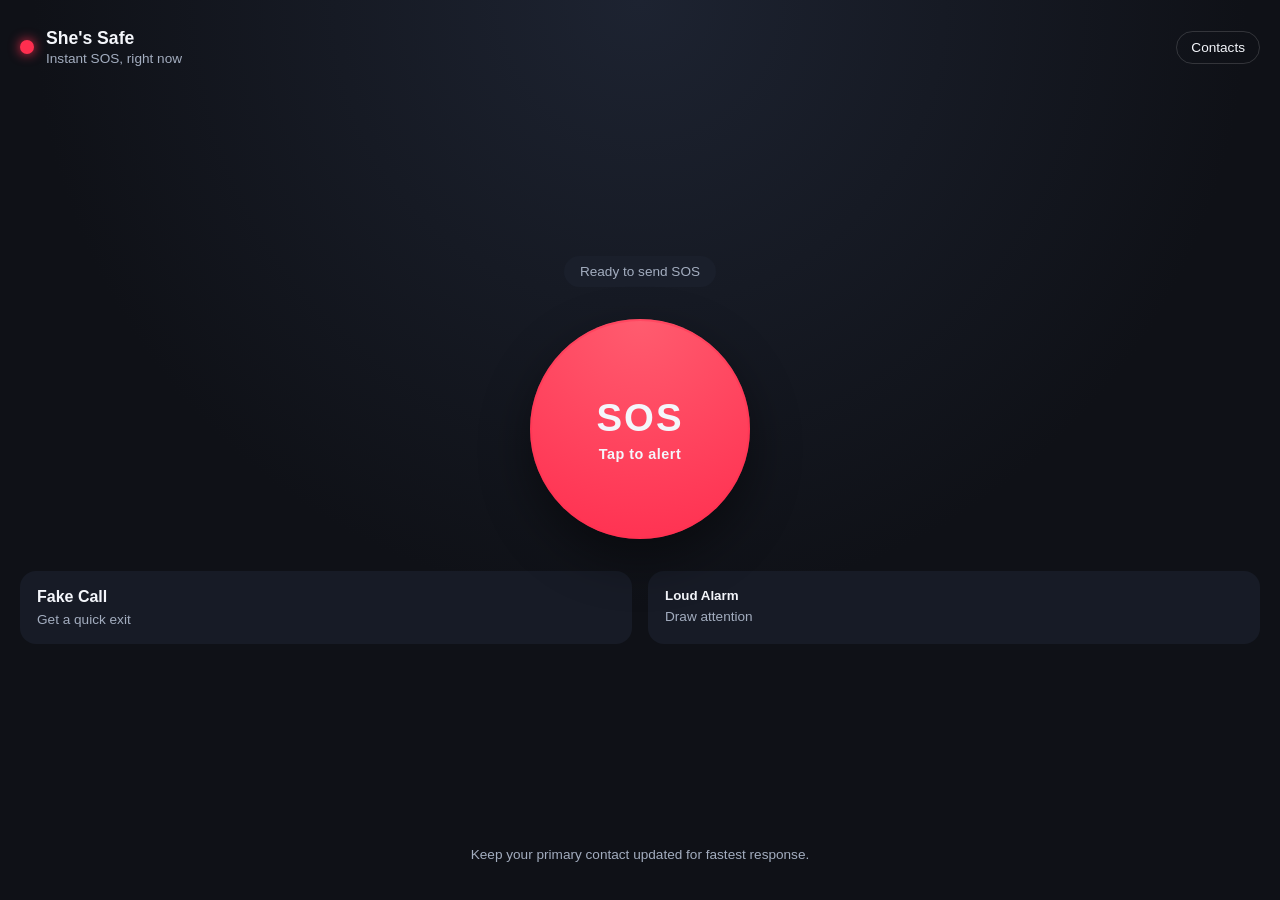
<file: index.html>
<!DOCTYPE html>
<html lang="en">
  <head>
    <meta charset="UTF-8" />
    <meta name="viewport" content="width=device-width, initial-scale=1.0" />
    <title>She's Safe</title>
    <link rel="stylesheet" href="style.css" />
  </head>
  <body>
    <div class="page">
      <header class="topbar">
        <div class="brand">
          <span class="brand__dot"></span>
          <div>
            <p class="brand__title">She's Safe</p>
            <p class="brand__tag">Instant SOS, right now</p>
          </div>
        </div>
        <a class="ghost-btn" href="contacts.html">Contacts</a>
      </header>

      <main class="sos">
        <div class="sos__status" id="status">Ready to send SOS</div>
        <button class="sos__button" id="sosBtn" type="button">
          <span class="sos__ring"></span>
          <span class="sos__label">SOS</span>
          <span class="sos__sub">Tap to alert</span>
        </button>
        <div class="actions">
          <a class="action-card" href="fakecall.html">
            <span class="action-card__title">Fake Call</span>
            <span class="action-card__desc">Get a quick exit</span>
          </a>
          <button class="action-card" id="alarmBtn" type="button">
            <span class="action-card__title">Loud Alarm</span>
            <span class="action-card__desc">Draw attention</span>
          </button>
        </div>
      </main>

      <footer class="footer">
        <p>Keep your primary contact updated for fastest response.</p>
      </footer>
    </div>
    <script src="app.js"></script>
  </body>
</html>
</file>
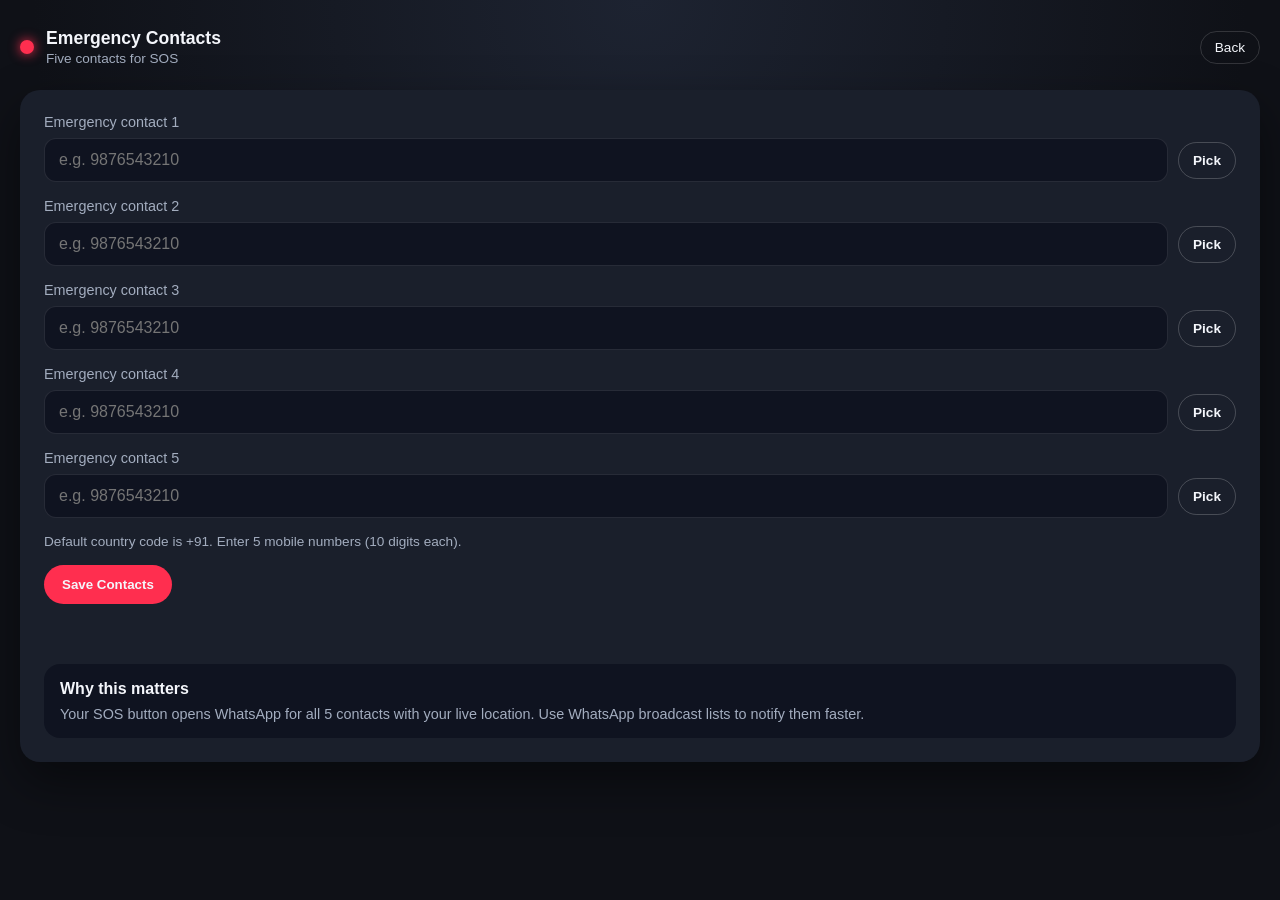
<file: contacts.html>
<!DOCTYPE html>
<html lang="en">
  <head>
    <meta charset="UTF-8" />
    <meta name="viewport" content="width=device-width, initial-scale=1.0" />
    <title>Emergency Contacts | She's Safe</title>
    <link rel="stylesheet" href="style.css" />
  </head>
  <body>
    <div class="page">
      <header class="topbar">
        <div class="brand">
          <span class="brand__dot"></span>
          <div>
            <p class="brand__title">Emergency Contacts</p>
            <p class="brand__tag">Five contacts for SOS</p>
          </div>
        </div>
        <a class="ghost-btn" href="index.html">Back</a>
      </header>
      <main class="panel">
        <form class="contact-form" id="contactForm">
          <label class="field">
            <span>Emergency contact 1</span>
            <div class="field__row">
              <input
                id="contact1"
                name="contact1"
                type="tel"
                inputmode="tel"
                placeholder="e.g. 9876543210"
                autocomplete="tel"
                data-contact-input
                required
              />
              <button
                class="secondary-btn secondary-btn--mini"
                type="button"
                data-pick-contact="0"
              >
                Pick
              </button>
            </div>
          </label>
          <label class="field">
            <span>Emergency contact 2</span>
            <div class="field__row">
              <input
                id="contact2"
                name="contact2"
                type="tel"
                inputmode="tel"
                placeholder="e.g. 9876543210"
                autocomplete="tel"
                data-contact-input
                required
              />
              <button
                class="secondary-btn secondary-btn--mini"
                type="button"
                data-pick-contact="1"
              >
                Pick
              </button>
            </div>
          </label>
          <label class="field">
            <span>Emergency contact 3</span>
            <div class="field__row">
              <input
                id="contact3"
                name="contact3"
                type="tel"
                inputmode="tel"
                placeholder="e.g. 9876543210"
                autocomplete="tel"
                data-contact-input
                required
              />
              <button
                class="secondary-btn secondary-btn--mini"
                type="button"
                data-pick-contact="2"
              >
                Pick
              </button>
            </div>
          </label>
          <label class="field">
            <span>Emergency contact 4</span>
            <div class="field__row">
              <input
                id="contact4"
                name="contact4"
                type="tel"
                inputmode="tel"
                placeholder="e.g. 9876543210"
                autocomplete="tel"
                data-contact-input
                required
              />
              <button
                class="secondary-btn secondary-btn--mini"
                type="button"
                data-pick-contact="3"
              >
                Pick
              </button>
            </div>
          </label>
          <label class="field">
            <span>Emergency contact 5</span>
            <div class="field__row">
              <input
                id="contact5"
                name="contact5"
                type="tel"
                inputmode="tel"
                placeholder="e.g. 9876543210"
                autocomplete="tel"
                data-contact-input
                required
              />
              <button
                class="secondary-btn secondary-btn--mini"
                type="button"
                data-pick-contact="4"
              >
                Pick
              </button>
            </div>
          </label>
          <p class="helper">
            Default country code is +91. Enter 5 mobile numbers (10 digits each).
          </p>
          <div class="button-row">
            <button class="primary-btn" type="submit">Save Contacts</button>
          </div>
          <div class="status" id="contactStatus" aria-live="polite"></div>
        </form>
        <section class="note">
          <h2>Why this matters</h2>
          <p>
            Your SOS button opens WhatsApp for all 5 contacts with your live
            location. Use WhatsApp broadcast lists to notify them faster.
          </p>
        </section>
      </main>
    </div>
    <script src="app.js"></script>
  </body>
</html>
</file>
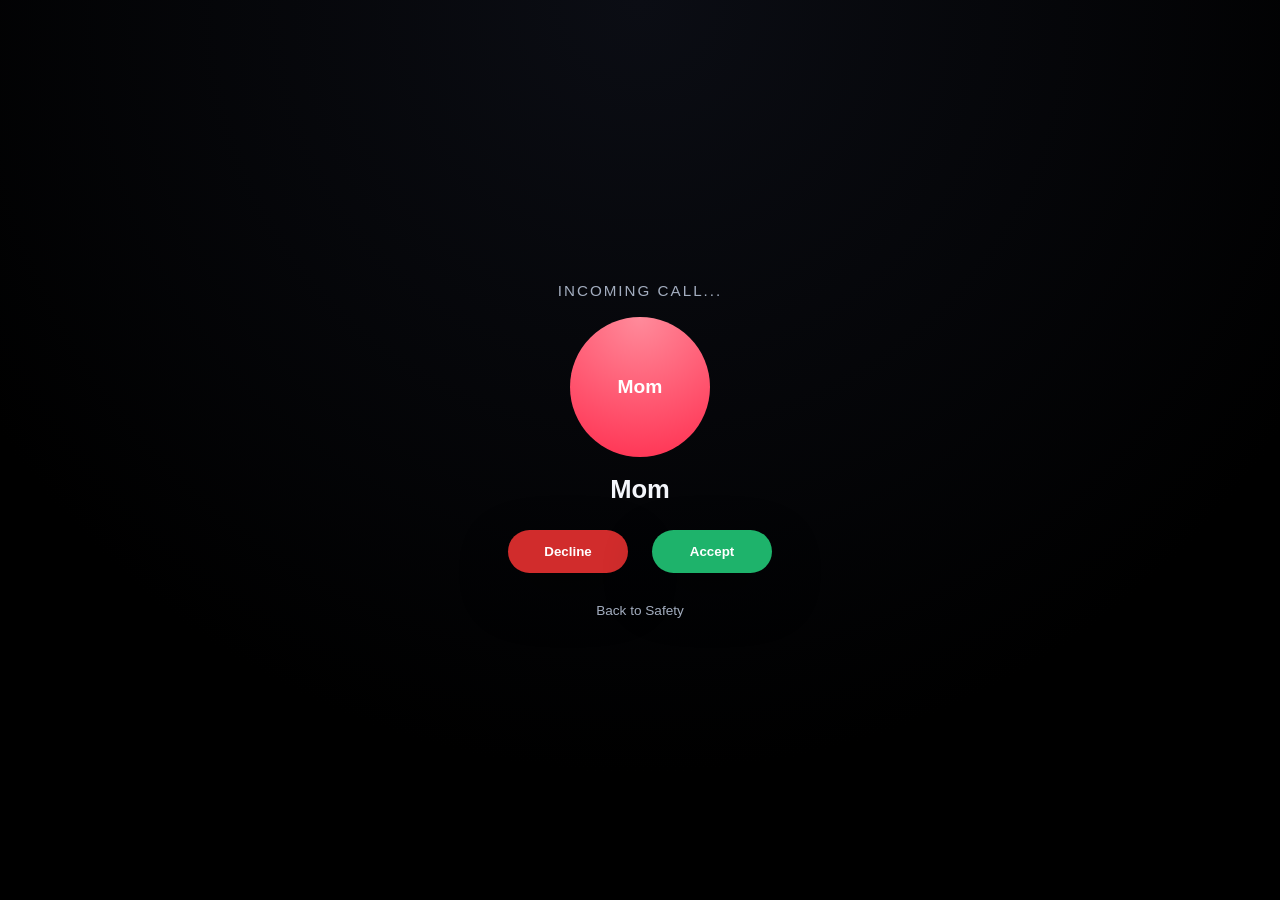
<file: fakecall.html>
<!DOCTYPE html>
<html lang="en">
  <head>
    <meta charset="UTF-8" />
    <meta name="viewport" content="width=device-width, initial-scale=1.0" />
    <title>Incoming Call | She's Safe</title>
    <link rel="stylesheet" href="style.css" />
  </head>
  <body class="call-body">
    <div class="call">
      <div class="call__status">Incoming Call...</div>
      <div class="call__avatar">
        <span>Mom</span>
      </div>
      <div class="call__name">Mom</div>
      <div class="call__controls">
        <button class="call__btn call__btn--decline" id="declineBtn" type="button">
          Decline
        </button>
        <button class="call__btn call__btn--accept" id="acceptBtn" type="button">
          Accept
        </button>
      </div>
      <a class="call__exit" href="index.html">Back to Safety</a>
    </div>
    <script src="app.js"></script>
  </body>
</html>
</file>
<file: style.css>
:root {
  --bg: #0f1117;
  --bg-alt: #1a1f2b;
  --accent: #ff2e4f;
  --accent-soft: rgba(255, 46, 79, 0.2);
  --text: #f4f6fb;
  --muted: #a3adbf;
  --card: #171b26;
  --success: #33d17a;
  --danger: #ff3b30;
  --shadow: 0 20px 50px rgba(0, 0, 0, 0.45);
}

* {
  box-sizing: border-box;
}

body {
  margin: 0;
  font-family: "Poppins", "Segoe UI", sans-serif;
  background: radial-gradient(circle at top, #1d2331 0%, #0f1117 55%);
  color: var(--text);
  min-height: 100vh;
}

.page {
  min-height: 100vh;
  display: flex;
  flex-direction: column;
  padding: 28px 20px 24px;
  gap: 24px;
}

.topbar {
  display: flex;
  justify-content: space-between;
  align-items: center;
}

.brand {
  display: flex;
  align-items: center;
  gap: 12px;
}

.brand__dot {
  width: 14px;
  height: 14px;
  border-radius: 50%;
  background: var(--accent);
  box-shadow: 0 0 12px var(--accent);
}

.brand__title {
  margin: 0;
  font-weight: 600;
  font-size: 1.1rem;
}

.brand__tag {
  margin: 2px 0 0;
  font-size: 0.85rem;
  color: var(--muted);
}

.ghost-btn {
  color: var(--text);
  text-decoration: none;
  padding: 8px 14px;
  border: 1px solid rgba(255, 255, 255, 0.15);
  border-radius: 999px;
  font-size: 0.85rem;
  transition: border 0.2s ease, transform 0.2s ease;
}

.ghost-btn:hover {
  border-color: var(--accent);
  transform: translateY(-1px);
}

.sos {
  flex: 1;
  display: flex;
  flex-direction: column;
  align-items: center;
  justify-content: center;
  gap: 32px;
}

.sos__status {
  background: var(--bg-alt);
  padding: 8px 16px;
  border-radius: 999px;
  font-size: 0.85rem;
  color: var(--muted);
}

.sos__button {
  width: 220px;
  height: 220px;
  border-radius: 50%;
  border: none;
  background: radial-gradient(circle at top, #ff5c6f, #ff2e4f);
  color: var(--text);
  font-weight: 600;
  font-size: 2rem;
  position: relative;
  display: flex;
  flex-direction: column;
  align-items: center;
  justify-content: center;
  gap: 6px;
  cursor: pointer;
  box-shadow: var(--shadow);
  transition: transform 0.15s ease;
}

.sos__button:active {
  transform: scale(0.98);
}

.sos__ring {
  position: absolute;
  width: 100%;
  height: 100%;
  border-radius: 50%;
  border: 2px solid rgba(255, 46, 79, 0.4);
  animation: pulse 2s infinite;
}

.sos__label {
  font-size: 2.4rem;
  letter-spacing: 2px;
}

.sos__sub {
  font-size: 0.9rem;
  letter-spacing: 0.5px;
}

.actions {
  width: 100%;
  display: grid;
  grid-template-columns: repeat(auto-fit, minmax(140px, 1fr));
  gap: 16px;
}

.action-card {
  background: var(--card);
  padding: 16px;
  border-radius: 16px;
  text-align: left;
  color: var(--text);
  border: none;
  text-decoration: none;
  display: flex;
  flex-direction: column;
  gap: 6px;
  cursor: pointer;
  transition: transform 0.2s ease, border 0.2s ease;
  border: 1px solid transparent;
}

.action-card:hover {
  transform: translateY(-2px);
  border-color: rgba(255, 255, 255, 0.08);
}

.action-card__title {
  font-weight: 600;
}

.action-card__desc {
  font-size: 0.85rem;
  color: var(--muted);
}

.action-card.is-active {
  border-color: var(--accent);
  box-shadow: 0 0 0 1px var(--accent-soft);
}

.footer {
  text-align: center;
  color: var(--muted);
  font-size: 0.85rem;
}

.panel {
  background: var(--bg-alt);
  border-radius: 20px;
  padding: 24px;
  box-shadow: var(--shadow);
}

.contact-form {
  display: flex;
  flex-direction: column;
  gap: 16px;
}

.field {
  display: flex;
  flex-direction: column;
  gap: 8px;
  font-size: 0.9rem;
  color: var(--muted);
}

.field input {
  background: #0f1320;
  border: 1px solid rgba(255, 255, 255, 0.1);
  padding: 12px 14px;
  border-radius: 12px;
  color: var(--text);
  font-size: 1rem;
}

.field__row {
  display: flex;
  gap: 10px;
  align-items: center;
}

.field__row input {
  flex: 1;
}

.primary-btn {
  background: var(--accent);
  border: none;
  padding: 12px 18px;
  color: var(--text);
  font-weight: 600;
  border-radius: 999px;
  cursor: pointer;
  transition: transform 0.2s ease;
}

.secondary-btn {
  background: transparent;
  border: 1px solid rgba(255, 255, 255, 0.2);
  padding: 12px 18px;
  color: var(--text);
  font-weight: 600;
  border-radius: 999px;
  cursor: pointer;
  transition: transform 0.2s ease, border 0.2s ease;
}

.secondary-btn--mini {
  padding: 10px 14px;
  font-size: 0.85rem;
  white-space: nowrap;
}

.secondary-btn:hover {
  border-color: var(--accent);
  transform: translateY(-1px);
}

.button-row {
  display: flex;
  flex-wrap: wrap;
  gap: 12px;
}

.primary-btn:hover {
  transform: translateY(-1px);
}

.helper {
  color: var(--muted);
  font-size: 0.85rem;
  margin: 0;
}

.status {
  min-height: 20px;
  color: var(--success);
  font-size: 0.85rem;
}

.note {
  margin-top: 24px;
  background: #0f1320;
  border-radius: 16px;
  padding: 16px;
}

.note h2 {
  margin: 0 0 8px;
  font-size: 1rem;
}

.note p {
  margin: 0;
  color: var(--muted);
  font-size: 0.9rem;
}

.call-body {
  background: radial-gradient(circle at top, #0b0d14 0%, #000 70%);
}

.call {
  min-height: 100vh;
  display: flex;
  flex-direction: column;
  align-items: center;
  justify-content: center;
  gap: 18px;
  text-align: center;
}

.call__status {
  font-size: 0.95rem;
  color: var(--muted);
  letter-spacing: 2px;
  text-transform: uppercase;
}

.call__avatar {
  width: 140px;
  height: 140px;
  border-radius: 50%;
  background: radial-gradient(circle at top, #ff8b9b, #ff2e4f);
  display: grid;
  place-items: center;
  color: #fff;
  font-weight: 600;
  font-size: 1.2rem;
  animation: ring 1.4s infinite;
}

.call__name {
  font-size: 1.6rem;
  font-weight: 600;
}

.call__controls {
  display: flex;
  gap: 24px;
  margin-top: 8px;
}

.call__btn {
  width: 120px;
  padding: 14px 0;
  border-radius: 999px;
  border: none;
  color: #fff;
  font-weight: 600;
  cursor: pointer;
  box-shadow: var(--shadow);
}

.call__btn--decline {
  background: #d12c2c;
}

.call__btn--accept {
  background: #1eb36b;
}

.call__exit {
  margin-top: 12px;
  color: var(--muted);
  text-decoration: none;
  font-size: 0.85rem;
}

@keyframes pulse {
  0% {
    transform: scale(1);
    opacity: 1;
  }
  100% {
    transform: scale(1.25);
    opacity: 0;
  }
}

@keyframes ring {
  0% {
    transform: scale(1);
    box-shadow: 0 0 0 0 rgba(255, 46, 79, 0.5);
  }
  70% {
    transform: scale(1.03);
    box-shadow: 0 0 0 16px rgba(255, 46, 79, 0);
  }
  100% {
    transform: scale(1);
    box-shadow: 0 0 0 0 rgba(255, 46, 79, 0);
  }
}

@media (max-width: 600px) {
  .sos__button {
    width: 190px;
    height: 190px;
  }

  .panel {
    padding: 20px;
  }
}
</file>
